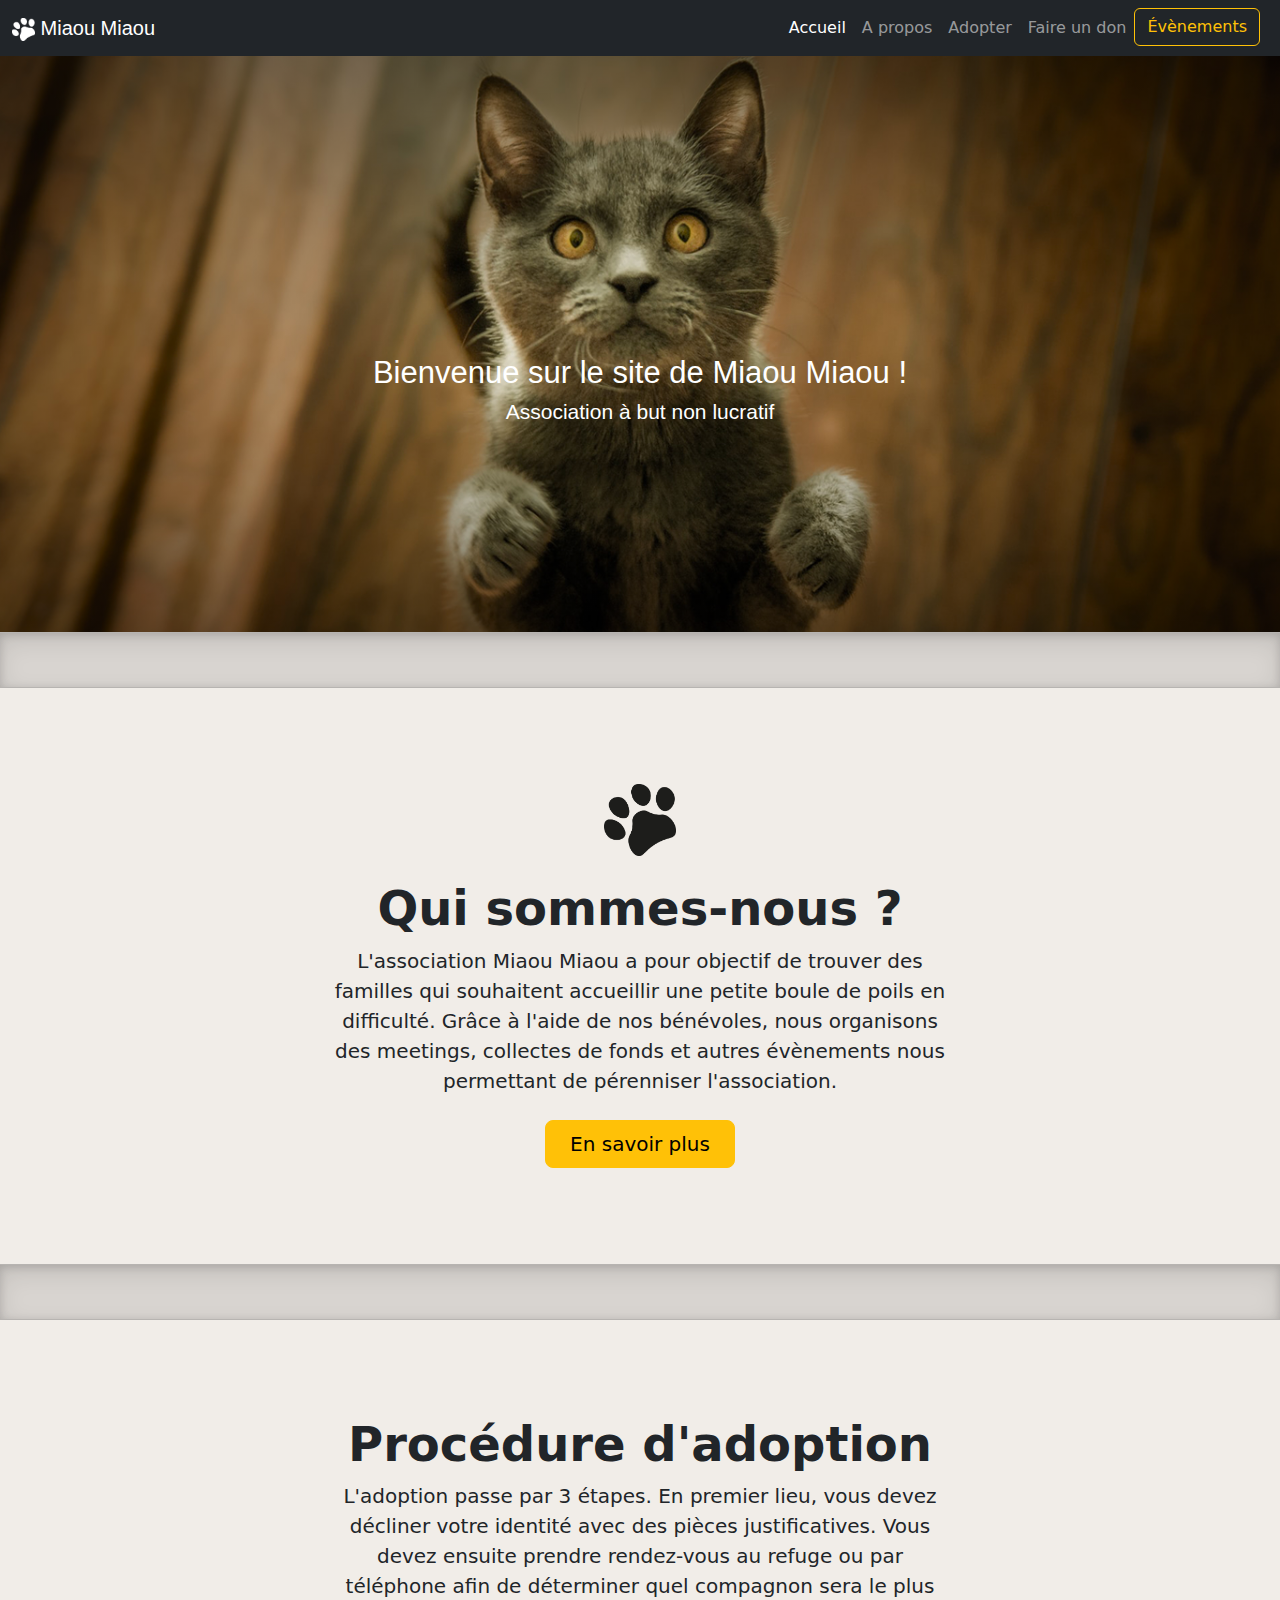
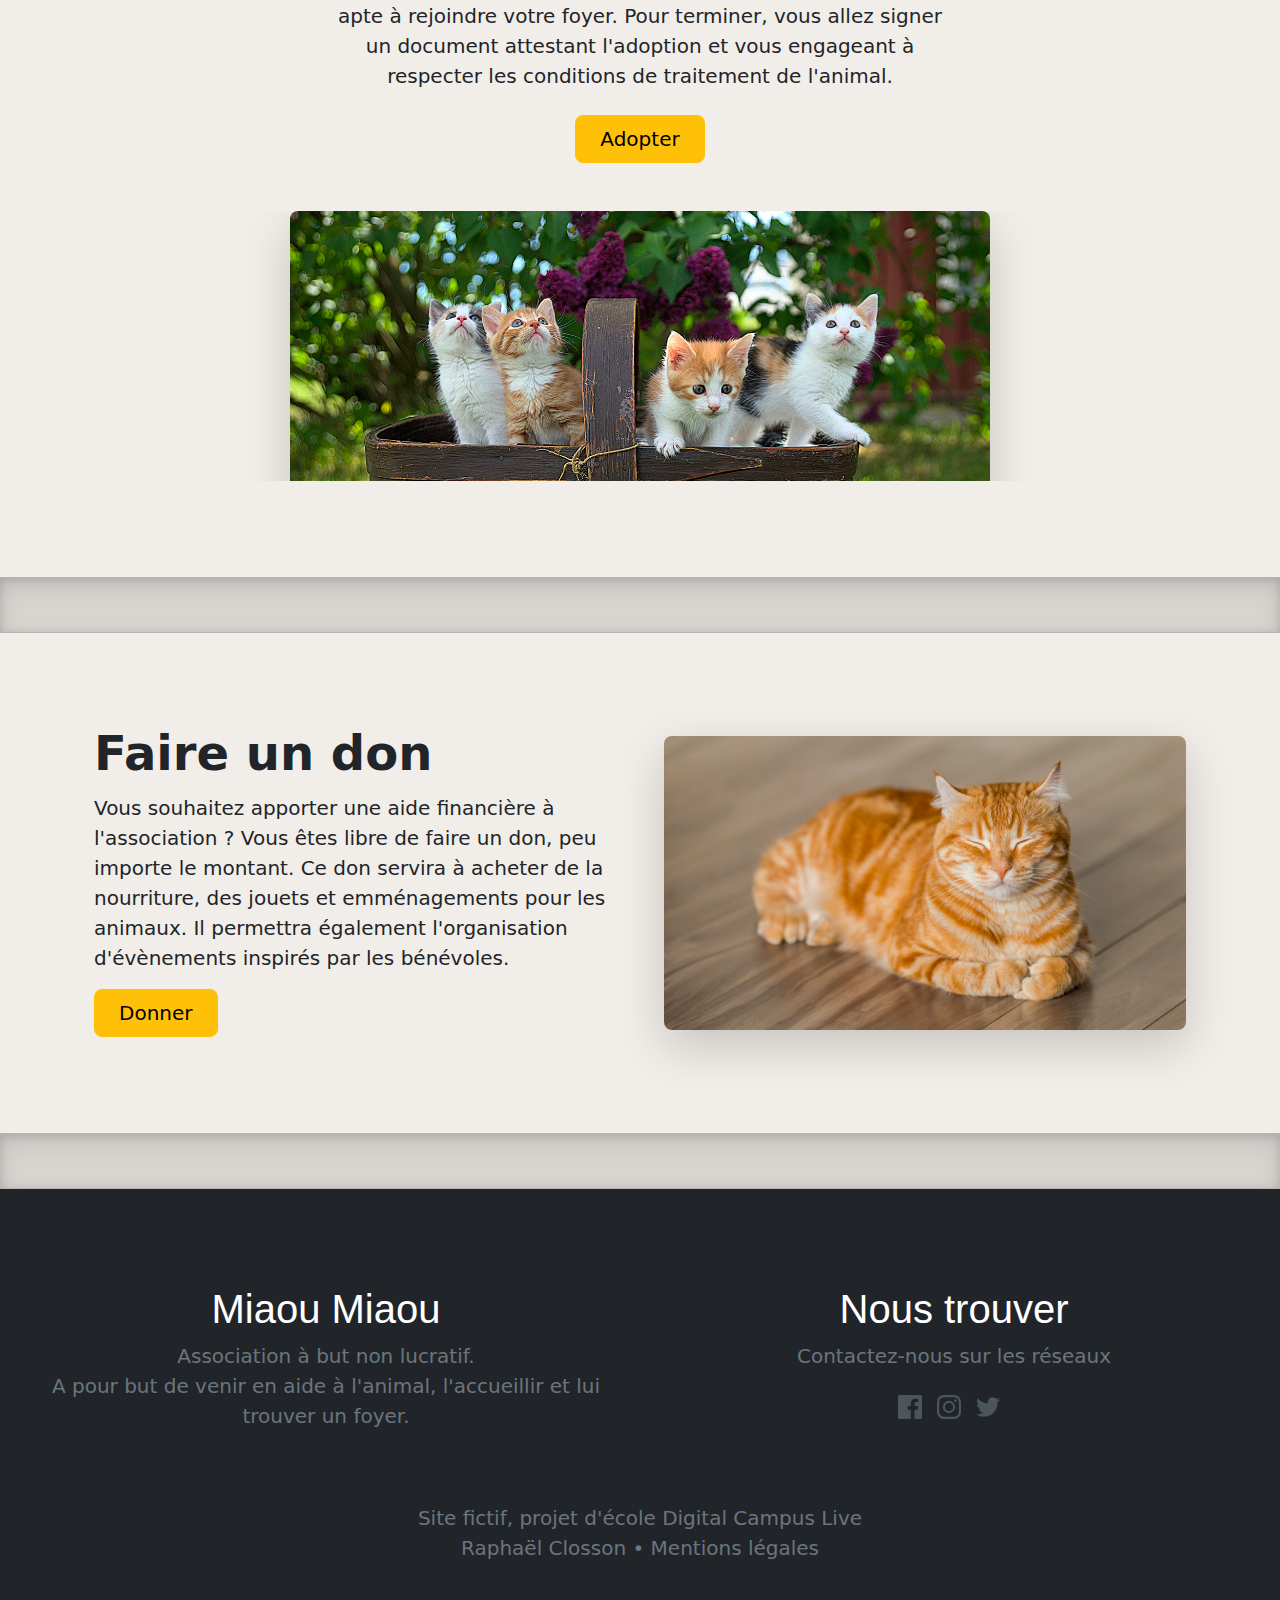
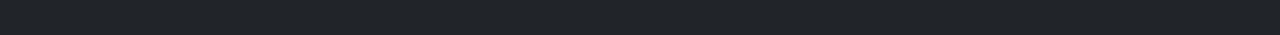
<file: index.html>
<!DOCTYPE html>
<html lang="fr-FR">
<head>
    <!-- BALISES META POUR SEO -->
    <meta charset="UTF-8">
    <meta http-equiv="X-UA-Compatible" content="IE=edge">
    <meta name="viewport" content="width=device-width, initial-scale=1.0">
    <title>Miaou Miaou | Association aide et protection animalière</title>
    <meta name="description" content="L'association Miaou Miaou a pour principal objectif de trouver un foyer aux félins abandonnés ou recueillis. But non lucratif, l'association fonctionne grâce aux dons et évènements.">
    <meta name="keywords" content="miaou miaou, adopter">
    <meta name="author" content="Raphaël Closson">
    <!-- BALISES CLASSIQUES HEAD -->
    <link rel="icon" type="image/png" href="images/logo_miaoumiaou.png">
    <link href="https://cdn.jsdelivr.net/npm/bootstrap@5.1.1/dist/css/bootstrap.min.css" rel="stylesheet">
    <script src="https://cdn.jsdelivr.net/npm/bootstrap@5.1.1/dist/js/bootstrap.bundle.min.js"></script>
    <link href="style.css" rel="stylesheet">
</head>
<body data-bs-spy="scroll" data-bs-target="#navbarNavDropdown">
    <!-- BARRE/BOUTON DES MENUS -->
    <nav class="navbar fixed-top navbar-expand-lg navbar-dark bg-dark">
        <div class="container-fluid">
            <a class="navbar-brand miaou-brand" href="index.html">
                <img src="images/logo_miaoumiaou_white.png" alt="Logo Miaou Miaou Blanc" width="23px" height="23px">
                Miaou Miaou
            </a>
            <button class="navbar-toggler" type="button" data-bs-toggle="collapse" data-bs-target="#navbarNavDropdown" aria-controls="navbarNavDropdown" aria-expanded="false" aria-label="Toggle navigation">
                <span class="navbar-toggler-icon"></span>
            </button>
            <div class="collapse navbar-collapse justify-content-end" id="navbarNavDropdown">
                <ul class="navbar-nav">
                    <li class="nav-item">
                        <a class="nav-link" href="#Accueil">Accueil</a>
                    </li>
                    <li class="nav-item">
                        <a class="nav-link" href="#About">A propos</a>
                    </li>
                    <li class="nav-item">
                        <a class="nav-link" href="#Adopter">Adopter</a>
                    </li>
                    <li class="nav-item">
                        <a class="nav-link" href="#Don">Faire un don</a>
                    </li>
                    <li class="nav-item">
                        <a href="evenements.html" class="btn btn-outline-warning me-2" tabindex="-1" role="button" aria-disabled="true">Évènements</a>
                    </li>
                </ul>
            </div>
        </div>
    </nav>

    <!-- SECTION PRINCIPALE -->
    <main>
        <!--PAGE D'ACCUEIL -->
        <span id="Accueil" class="divider"></span>
        <div class="miaou-home" style="background-image: url(images/carousel_1.png);">
            <div class="welcome-text">
                <h1 class="welcome-title">Bienvenue sur le site de Miaou Miaou !<h1>
                <p class="welcome-subtitle">Association à but non lucratif</p>
            </div>
        </div>
        
        <!-- SECTION A PROPOS -->
        <span id="About" class="divider"></span>
        <div class="px-4 py-5 my-5 text-center">
            <img class="d-block mx-auto mb-4" src="images/logo_miaoumiaou.png" alt="Logo Miaou Miaou" width="72" height="72">
            <h2 class="display-5 fw-bold">Qui sommes-nous ?</h2>
            <div class="col-lg-6 mx-auto">
                <p class="lead mb-4">
                    L'association Miaou Miaou a pour objectif de trouver des familles qui souhaitent 
                    accueillir une petite boule de poils en difficulté. Grâce à l'aide de nos bénévoles, 
                    nous organisons des meetings, collectes de fonds et autres évènements nous permettant 
                    de pérenniser l'association.
                </p>
                <div class="d-grid gap-2 d-sm-flex justify-content-sm-center">
                <button type="button" class="btn btn-warning btn-lg px-4 gap-3">En savoir plus</button>
                </div>
            </div>
        </div>

        <!-- SECTION ADOPTER -->
        <span id="Adopter" class="divider"></span>
        <div class="px-4 py-5 my-5 text-center">
            <h2 class="display-5 fw-bold">Procédure d'adoption</h2>
            <div class="col-lg-6 mx-auto">
                <p class="lead mb-4">
                    L'adoption passe par 3 étapes. En premier lieu, vous devez décliner votre identité 
                    avec des pièces justificatives. Vous devez ensuite prendre rendez-vous au refuge 
                    ou par téléphone afin de déterminer quel compagnon sera le plus apte à rejoindre 
                    votre foyer. Pour terminer, vous allez signer un document attestant l'adoption et 
                    vous engageant à respecter les conditions de traitement de l'animal.
                </p>
                <div class="d-grid gap-2 d-sm-flex justify-content-sm-center mb-5">
                    <button type="button" class="btn btn-warning btn-lg px-4 gap-3">Adopter</button>
                </div>
            </div>
            <div class="overflow-hidden" style="max-height: 30vh">
                <div class="container px-5">
                    <img src="images/carousel_2.png" alt="Miaou Miaou Adopter" class="img-fluid rounded-3 shadow-lg mb-4" width="700" height="500" loading="lazy">
                </div>
            </div>
        </div>

        <!--SECTION DON -->
        <span id="Don" class="divider"></span>
        <div class="container col-xxl-8 px-4 py-5">
            <div class="row flex-lg-row-reverse align-items-center g-5 py-5">
                <div class="col-10 col-sm-8 col-lg-6">
                    <img src="images/carousel_3.png" class="d-block mx-lg-auto img-fluid rounded-3 shadow-lg" alt="Miaou Miaou Donner" width="700" height="500" loading="lazy">
                </div>
                <div class="col-lg-6">
                    <h2 class="display-5 fw-bold lh-1 mb-3">Faire un don</h2>
                    <p class="lead">
                        Vous souhaitez apporter une aide financière à l'association ? Vous êtes libre 
                        de faire un don, peu importe le montant. Ce don servira à acheter de la nourriture, 
                        des jouets et emménagements pour les animaux. Il permettra également l'organisation 
                        d'évènements inspirés par les bénévoles.
                    </p>
                    <div class="d-grid gap-2 d-md-flex justify-content-md-start">
                        <button type="button" class="btn btn-warning btn-lg px-4 me-md-2">Donner</button>
                    </div>
                </div>
            </div>
        </div>
        <span class="divider"></span>
    </main>

    <!-- PIED DE PAGE -->
    <footer>
        <div class="bg-dark text-secondary px-4 py-5 text-center">
            <div class="row">
                <div class="col-sm-6 col-md-6 py-5">
                    <h3 class="display-6 text-white miaou-brand">Miaou Miaou</h3>
                    <div class="mx-auto">
                        <p class="fs-5 mb-4">
                            Association à but non lucratif.
                            <br>
                            A pour but de venir en aide à l'animal, l'accueillir et lui trouver un foyer.
                        </p>
                    </div>
                </div>
                <div class="col-sm-6 col-md-6 py-5">
                    <h3 class="display-6 text-white miaou-brand">Nous trouver</h3>
                    <div class="mx-auto">
                        <p class="fs-5 mb-4">
                            Contactez-nous sur les réseaux
                        </p>
                        <a href="#">
                            <svg width="34" height="34" xmlns="http://www.w3.org/2000/svg">
                                <path d="M22.675 0H1.325C.593 0 0 .593 0 1.325v21.351C0 23.407.593 24 1.325 24H12.82v-9.294H9.692v-3.622h3.128V8.413c0-3.1 1.893-4.788 4.659-4.788 1.325 0 2.463.099 2.795.143v3.24l-1.918.001c-1.504 0-1.795.715-1.795 1.763v2.313h3.587l-.467 3.622h-3.12V24h6.116c.73 0 1.323-.593 1.323-1.325V1.325C24 .593 23.407 0 22.675 0z" fill="#4C545C" fill-rule="nonzero"/>
                            </svg>
                        </a>
                        <a href="#">
                            <svg width="34" height="34" xmlns="http://www.w3.org/2000/svg">
                                <path d="M12 2.163c3.204 0 3.584.012 4.85.07 3.252.148 4.771 1.691 4.919 4.919.058 1.265.069 1.645.069 4.849 0 3.205-.012 3.584-.069 4.849-.149 3.225-1.664 4.771-4.919 4.919-1.266.058-1.644.07-4.85.07-3.204 0-3.584-.012-4.849-.07-3.26-.149-4.771-1.699-4.919-4.92-.058-1.265-.07-1.644-.07-4.849 0-3.204.013-3.583.07-4.849.149-3.227 1.664-4.771 4.919-4.919 1.266-.057 1.645-.069 4.849-.069zM12 0C8.741 0 8.333.014 7.053.072 2.695.272.273 2.69.073 7.052.014 8.333 0 8.741 0 12c0 3.259.014 3.668.072 4.948.2 4.358 2.618 6.78 6.98 6.98C8.333 23.986 8.741 24 12 24c3.259 0 3.668-.014 4.948-.072 4.354-.2 6.782-2.618 6.979-6.98.059-1.28.073-1.689.073-4.948 0-3.259-.014-3.667-.072-4.947-.196-4.354-2.617-6.78-6.979-6.98C15.668.014 15.259 0 12 0zm0 5.838a6.162 6.162 0 100 12.324 6.162 6.162 0 000-12.324zM12 16a4 4 0 110-8 4 4 0 010 8zm6.406-11.845a1.44 1.44 0 100 2.881 1.44 1.44 0 000-2.881z" fill="#4C545C" fill-rule="nonzero"/>
                            </svg>
                        </a>
                        <a href="#">
                            <svg width="34" height="30" xmlns="http://www.w3.org/2000/svg">
                                <path d="M24 2.557a9.83 9.83 0 01-2.828.775A4.932 4.932 0 0023.337.608a9.864 9.864 0 01-3.127 1.195A4.916 4.916 0 0016.616.248c-3.179 0-5.515 2.966-4.797 6.045A13.978 13.978 0 011.671 1.149a4.93 4.93 0 001.523 6.574 4.903 4.903 0 01-2.229-.616c-.054 2.281 1.581 4.415 3.949 4.89a4.935 4.935 0 01-2.224.084 4.928 4.928 0 004.6 3.419A9.9 9.9 0 010 17.54a13.94 13.94 0 007.548 2.212c9.142 0 14.307-7.721 13.995-14.646A10.025 10.025 0 0024 2.557z" fill="#4C545C" fill-rule="nonzero"/>
                            </svg>
                        </a>
                    </div>
                </div>
            </div>
            <div class="d-grid gap-2 d-sm-flex justify-content-sm-center">
                <p class="fs-5 mb-4">
                    Site fictif, projet d'école Digital Campus Live
                    <br>
                    Raphaël Closson • <a href="mentions-legales.html" target="_blank" class="text-secondary">Mentions légales</a>
                </p>
            </div>
        </div>
    </footer>
</body>
</html>
</file>
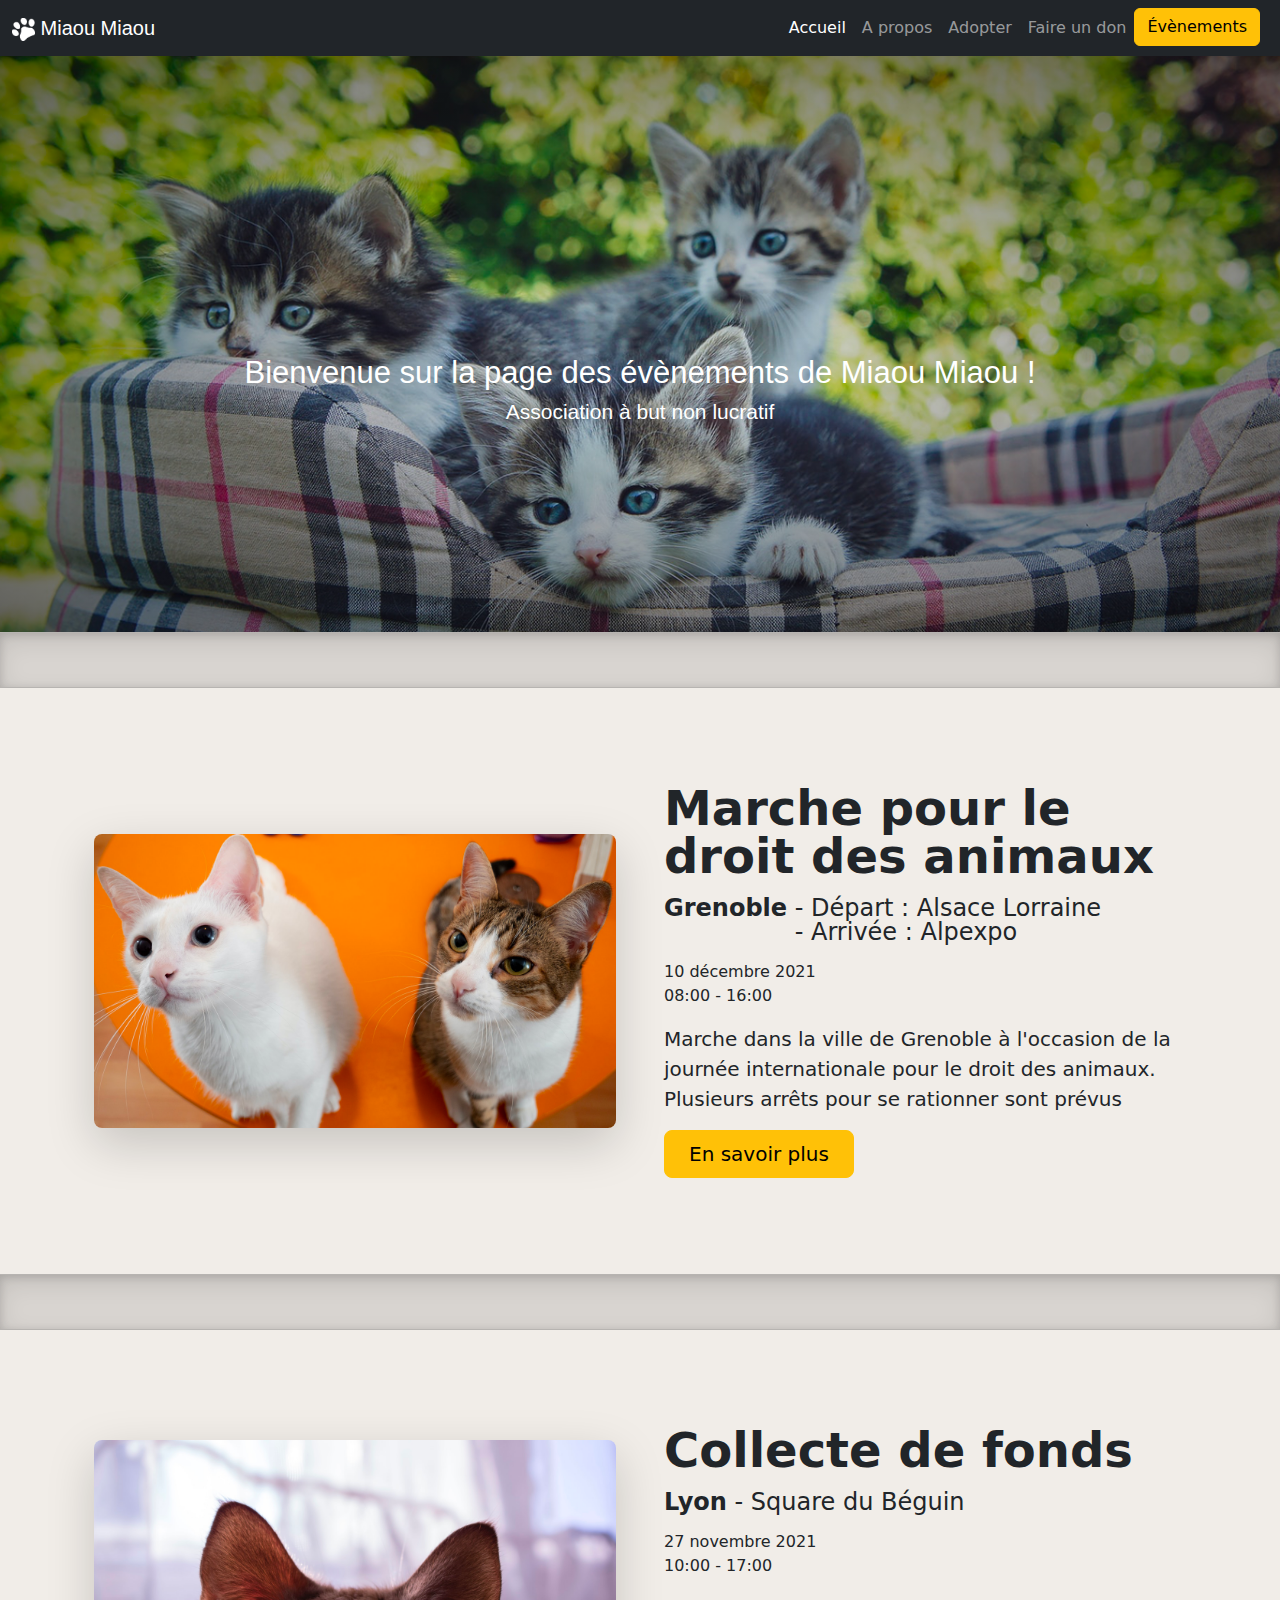
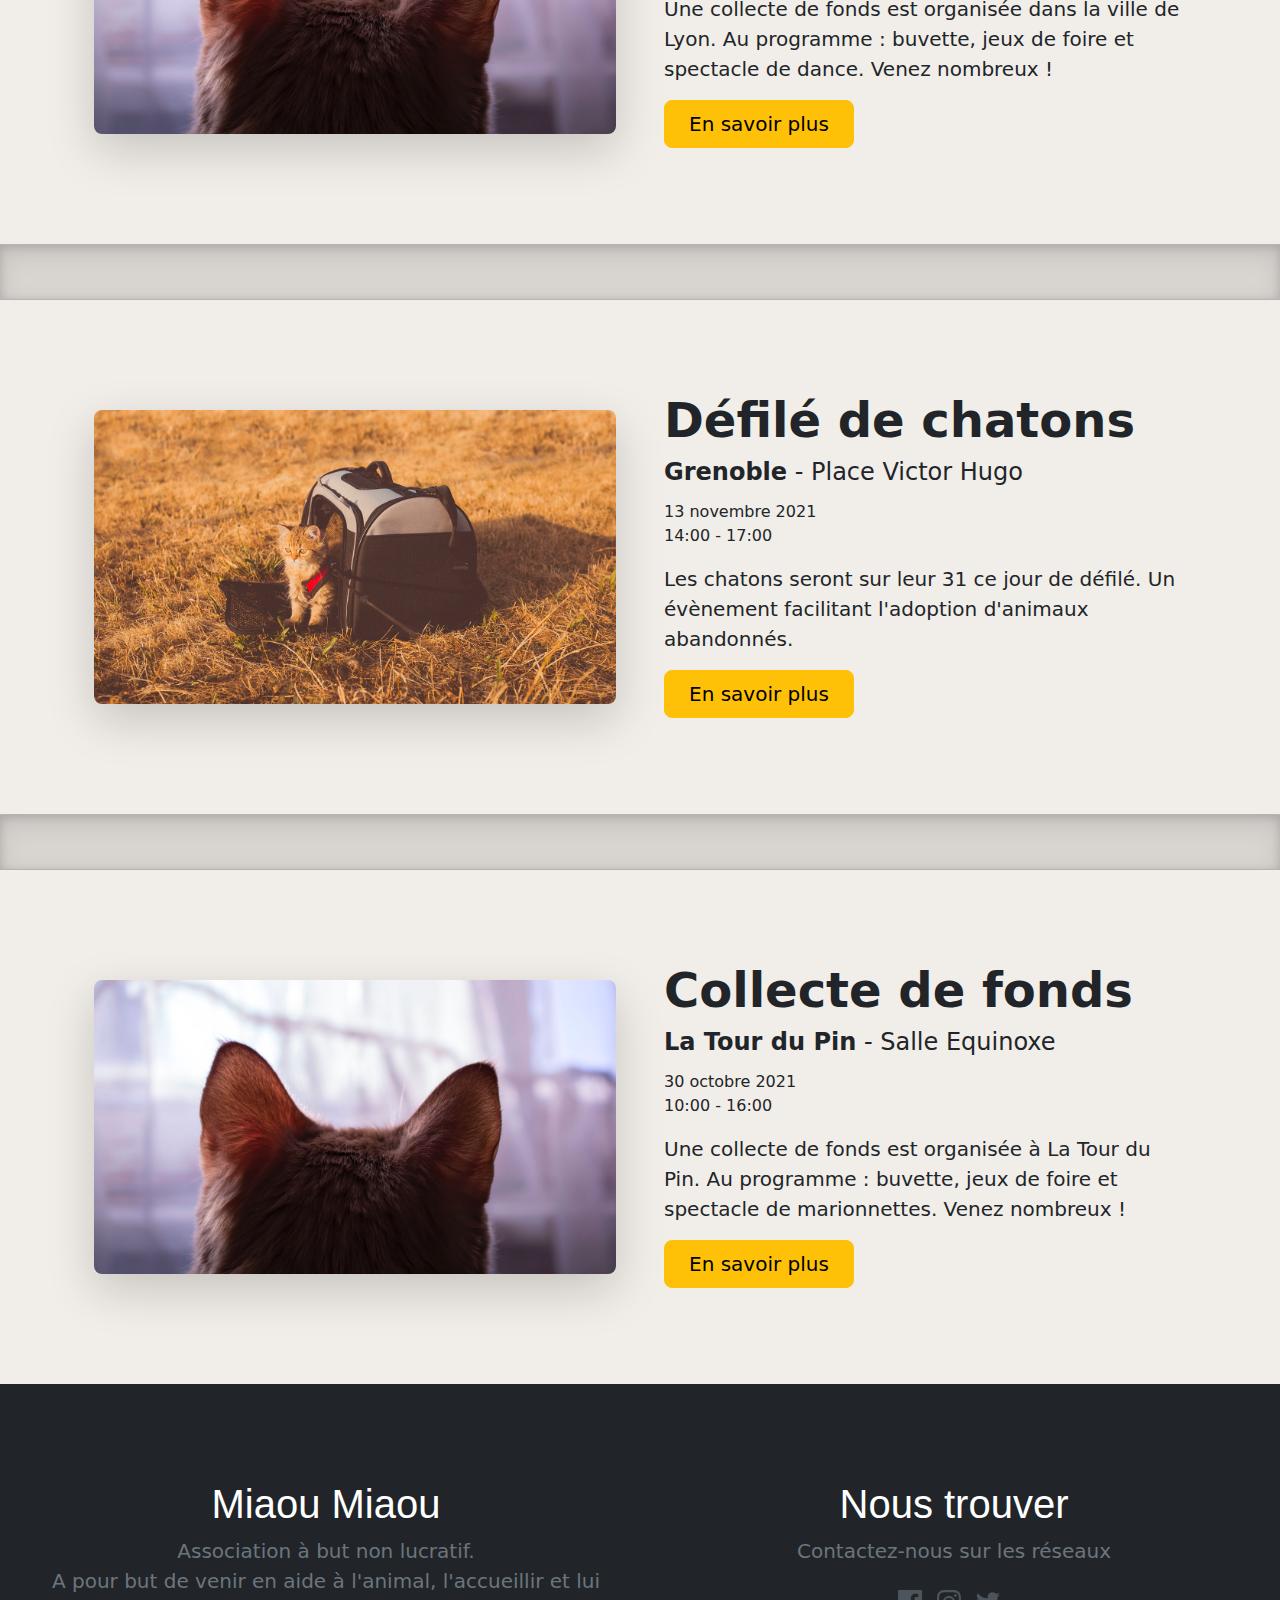
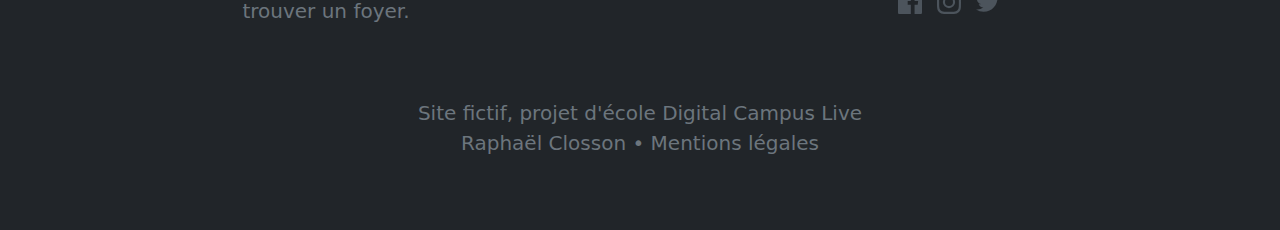
<file: evenements.html>
<!DOCTYPE html>
<html lang="fr-FR">
<head>
    <!-- BALISES META POUR SEO -->
    <meta charset="UTF-8">
    <meta http-equiv="X-UA-Compatible" content="IE=edge">
    <meta name="viewport" content="width=device-width, initial-scale=1.0">
    <title>Évènements - Miaou Miaou | Association aide et protection animalière</title>
    <meta name="description" content="L'association Miaou Miaou a pour principal objectif de trouver un foyer aux félins abandonnés ou recueillis. But non lucratif, l'association fonctionne grâce aux dons et évènements.">
    <meta name="keywords" content="miaou miaou, évènements">
    <meta name="author" content="Raphaël Closson">
    <!-- BALISES CLASSIQUES HEAD -->
    <link rel="icon" type="image/png" href="images/logo_miaoumiaou.png">
    <link href="https://cdn.jsdelivr.net/npm/bootstrap@5.1.1/dist/css/bootstrap.min.css" rel="stylesheet">
    <script src="https://cdn.jsdelivr.net/npm/bootstrap@5.1.1/dist/js/bootstrap.bundle.min.js"></script>
    <link href="style.css" rel="stylesheet">
</head>
<body data-bs-spy="scroll" data-bs-target="#navbarNavDropdown">
    <!-- BARRE/BOUTON DES MENUS -->
    <nav class="navbar fixed-top navbar-expand-lg navbar-dark bg-dark">
        <div class="container-fluid">
            <a class="navbar-brand miaou-brand" href="index.html">
                <img src="images/logo_miaoumiaou_white.png" alt="Logo Miaou Miaou Blanc" width="23px" height="23px">
                Miaou Miaou
            </a>
            <button class="navbar-toggler" type="button" data-bs-toggle="collapse" data-bs-target="#navbarNavDropdown" aria-controls="navbarNavDropdown" aria-expanded="false" aria-label="Toggle navigation">
                <span class="navbar-toggler-icon"></span>
            </button>
            <div class="collapse navbar-collapse justify-content-end" id="navbarNavDropdown">
                <ul class="navbar-nav">
                    <li class="nav-item">
                        <a class="nav-link" href="index.html#Accueil">Accueil</a>
                    </li>
                    <li class="nav-item">
                        <a class="nav-link" href="index.html#About">A propos</a>
                    </li>
                    <li class="nav-item">
                        <a class="nav-link" href="index.html#Adopter">Adopter</a>
                    </li>
                    <li class="nav-item">
                        <a class="nav-link" href="index.html#Don">Faire un don</a>
                    </li>
                    <li class="nav-item">
                        <a href="evenements.html" class="btn btn-warning me-2" tabindex="-1" role="button" aria-disabled="true">Évènements</a>
                    </li>
                </ul>
            </div>
        </div>
    </nav>

    <!-- SECTION PRINCIPALE -->
    <main>
        <!--PAGE D'ACCUEIL -->
        <span id="Accueil" class="divider"></span>
        <div class="miaou-home" style="background-image: url(images/carousel_4.png);">
            <div class="welcome-text">
                <h1 class="welcome-title">Bienvenue sur la page des évènements de Miaou Miaou !<h1>
                <p class="welcome-subtitle">
                    Association à but non lucratif
                </p>
            </div>
        </div>

        <!--SECTION EVENEMENTS -->

        <span class="divider"></span>
        <div class="container col-xxl-8 px-4 py-5">
            <div class="row flex-lg-row align-items-center g-5 py-5">
                <div class="col-10 col-sm-8 col-lg-6">
                    <img src="images/event_1.png" class="d-block mx-lg-auto img-fluid rounded-3 shadow-lg" alt="Miaou Miaou Marche" width="700" height="500" loading="lazy">
                </div>
                <div class="col-lg-6">
                    <h2 class="display-5 fw-bold lh-1 mb-3">Marche pour le droit des animaux</h2>
                    <h4 class="lh-1 mb-3">
                        <b>Grenoble</b> - Départ : Alsace Lorraine
                        <br>
                        <b style="color: #F1EDE8;">Grenoble</b> - Arrivée : Alpexpo
                    </h4>
                    <p>
                        10 décembre 2021
                        <br>
                        08:00 - 16:00
                    </p>
                    <p class="lead">
                        Marche dans la ville de Grenoble à l'occasion de la journée internationale pour le droit des animaux. Plusieurs arrêts pour se rationner sont prévus
                    </p>
                    <div class="d-grid gap-2 d-md-flex justify-content-md-start">
                        <button type="button" class="btn btn-warning btn-lg px-4 me-md-2">En savoir plus</button>
                    </div>
                </div>
            </div>
        </div>
        <span class="divider"></span>
        <div class="container col-xxl-8 px-4 py-5">
            <div class="row flex-lg-row align-items-center g-5 py-5">
                <div class="col-10 col-sm-8 col-lg-6">
                    <img src="images/event_2.png" class="d-block mx-lg-auto img-fluid rounded-3 shadow-lg" alt="Miaou Miaou Collecte" width="700" height="500" loading="lazy">
                </div>
                <div class="col-lg-6">
                    <h2 class="display-5 fw-bold lh-1 mb-3">Collecte de fonds</h2>
                    <h4 class="lh-1 mb-3"><b>Lyon</b> - Square du Béguin</h4>
                    <p>
                        27 novembre 2021
                        <br>
                        10:00 - 17:00
                    </p>
                    <p class="lead">
                        Une collecte de fonds est organisée dans la ville de Lyon. Au programme : buvette, jeux de foire et spectacle de dance. Venez nombreux !
                    </p>
                    <div class="d-grid gap-2 d-md-flex justify-content-md-start">
                        <button type="button" class="btn btn-warning btn-lg px-4 me-md-2">En savoir plus</button>
                    </div>
                </div>
            </div>
        </div>
        <span class="divider"></span>
        <div class="container col-xxl-8 px-4 py-5">
            <div class="row flex-lg-row align-items-center g-5 py-5">
                <div class="col-10 col-sm-8 col-lg-6">
                    <img src="images/event_3.png" class="d-block mx-lg-auto img-fluid rounded-3 shadow-lg" alt="Miaou Miaou Chaton" width="700" height="500" loading="lazy">
                </div>
                <div class="col-lg-6">
                    <h2 class="display-5 fw-bold lh-1 mb-3">Défilé de chatons</h2>
                    <h4 class="lh-1 mb-3"><b>Grenoble</b> - Place Victor Hugo</h4>
                    <p>
                        13 novembre 2021
                        <br>
                        14:00 - 17:00
                    </p>
                    <p class="lead">
                        Les chatons seront sur leur 31 ce jour de défilé. Un évènement facilitant l'adoption d'animaux abandonnés.
                    </p>
                    <div class="d-grid gap-2 d-md-flex justify-content-md-start">
                        <button type="button" class="btn btn-warning btn-lg px-4 me-md-2">En savoir plus</button>
                    </div>
                </div>
            </div>
        </div>
        <span class="divider"></span>
        <div class="container col-xxl-8 px-4 py-5">
            <div class="row flex-lg-row align-items-center g-5 py-5">
                <div class="col-10 col-sm-8 col-lg-6">
                    <img src="images/event_2.png" class="d-block mx-lg-auto img-fluid rounded-3 shadow-lg" alt="Miaou Miaou Collecte" width="700" height="500" loading="lazy">
                </div>
                <div class="col-lg-6">
                    <h2 class="display-5 fw-bold lh-1 mb-3">Collecte de fonds</h2>
                    <h4 class="lh-1 mb-3"><b>La Tour du Pin</b> - Salle Equinoxe</h4>
                    <p>
                        30 octobre 2021
                        <br>
                        10:00 - 16:00
                    </p>
                    <p class="lead">
                        Une collecte de fonds est organisée à La Tour du Pin. Au programme : buvette, jeux de foire et spectacle de marionnettes. Venez nombreux !
                    </p>
                    <div class="d-grid gap-2 d-md-flex justify-content-md-start">
                        <button type="button" class="btn btn-warning btn-lg px-4 me-md-2">En savoir plus</button>
                    </div>
                </div>
            </div>
        </div>
    </main>

    <!-- PIED DE PAGE -->
    <footer>
        <div class="bg-dark text-secondary px-4 py-5 text-center">
            <div class="row">
                <div class="col-sm-6 col-md-6 py-5">
                    <h3 class="display-6 text-white miaou-brand">Miaou Miaou</h3>
                    <div class="mx-auto">
                        <p class="fs-5 mb-4">
                            Association à but non lucratif.
                            <br>
                            A pour but de venir en aide à l'animal, l'accueillir et lui trouver un foyer.
                        </p>
                    </div>
                </div>
                <div class="col-sm-6 col-md-6 py-5">
                    <h3 class="display-6 text-white miaou-brand">Nous trouver</h3>
                    <div class="mx-auto">
                        <p class="fs-5 mb-4">
                            Contactez-nous sur les réseaux
                        </p>
                        <a href="#">
                            <svg width="34" height="34" xmlns="http://www.w3.org/2000/svg">
                                <path d="M22.675 0H1.325C.593 0 0 .593 0 1.325v21.351C0 23.407.593 24 1.325 24H12.82v-9.294H9.692v-3.622h3.128V8.413c0-3.1 1.893-4.788 4.659-4.788 1.325 0 2.463.099 2.795.143v3.24l-1.918.001c-1.504 0-1.795.715-1.795 1.763v2.313h3.587l-.467 3.622h-3.12V24h6.116c.73 0 1.323-.593 1.323-1.325V1.325C24 .593 23.407 0 22.675 0z" fill="#4C545C" fill-rule="nonzero"/>
                            </svg>
                        </a>
                        <a href="#">
                            <svg width="34" height="34" xmlns="http://www.w3.org/2000/svg">
                                <path d="M12 2.163c3.204 0 3.584.012 4.85.07 3.252.148 4.771 1.691 4.919 4.919.058 1.265.069 1.645.069 4.849 0 3.205-.012 3.584-.069 4.849-.149 3.225-1.664 4.771-4.919 4.919-1.266.058-1.644.07-4.85.07-3.204 0-3.584-.012-4.849-.07-3.26-.149-4.771-1.699-4.919-4.92-.058-1.265-.07-1.644-.07-4.849 0-3.204.013-3.583.07-4.849.149-3.227 1.664-4.771 4.919-4.919 1.266-.057 1.645-.069 4.849-.069zM12 0C8.741 0 8.333.014 7.053.072 2.695.272.273 2.69.073 7.052.014 8.333 0 8.741 0 12c0 3.259.014 3.668.072 4.948.2 4.358 2.618 6.78 6.98 6.98C8.333 23.986 8.741 24 12 24c3.259 0 3.668-.014 4.948-.072 4.354-.2 6.782-2.618 6.979-6.98.059-1.28.073-1.689.073-4.948 0-3.259-.014-3.667-.072-4.947-.196-4.354-2.617-6.78-6.979-6.98C15.668.014 15.259 0 12 0zm0 5.838a6.162 6.162 0 100 12.324 6.162 6.162 0 000-12.324zM12 16a4 4 0 110-8 4 4 0 010 8zm6.406-11.845a1.44 1.44 0 100 2.881 1.44 1.44 0 000-2.881z" fill="#4C545C" fill-rule="nonzero"/>
                            </svg>
                        </a>
                        <a href="#">
                            <svg width="34" height="30" xmlns="http://www.w3.org/2000/svg">
                                <path d="M24 2.557a9.83 9.83 0 01-2.828.775A4.932 4.932 0 0023.337.608a9.864 9.864 0 01-3.127 1.195A4.916 4.916 0 0016.616.248c-3.179 0-5.515 2.966-4.797 6.045A13.978 13.978 0 011.671 1.149a4.93 4.93 0 001.523 6.574 4.903 4.903 0 01-2.229-.616c-.054 2.281 1.581 4.415 3.949 4.89a4.935 4.935 0 01-2.224.084 4.928 4.928 0 004.6 3.419A9.9 9.9 0 010 17.54a13.94 13.94 0 007.548 2.212c9.142 0 14.307-7.721 13.995-14.646A10.025 10.025 0 0024 2.557z" fill="#4C545C" fill-rule="nonzero"/>
                            </svg>
                        </a>
                    </div>
                </div>
            </div>
            <div class="d-grid gap-2 d-sm-flex justify-content-sm-center">
                <p class="fs-5 mb-4">
                    Site fictif, projet d'école Digital Campus Live
                    <br>
                    Raphaël Closson • <a href="mentions-legales.html" target="_blank" class="text-secondary">Mentions légales</a>
                </p>
            </div>
        </div>
    </footer>
</body>
</html>
</file>
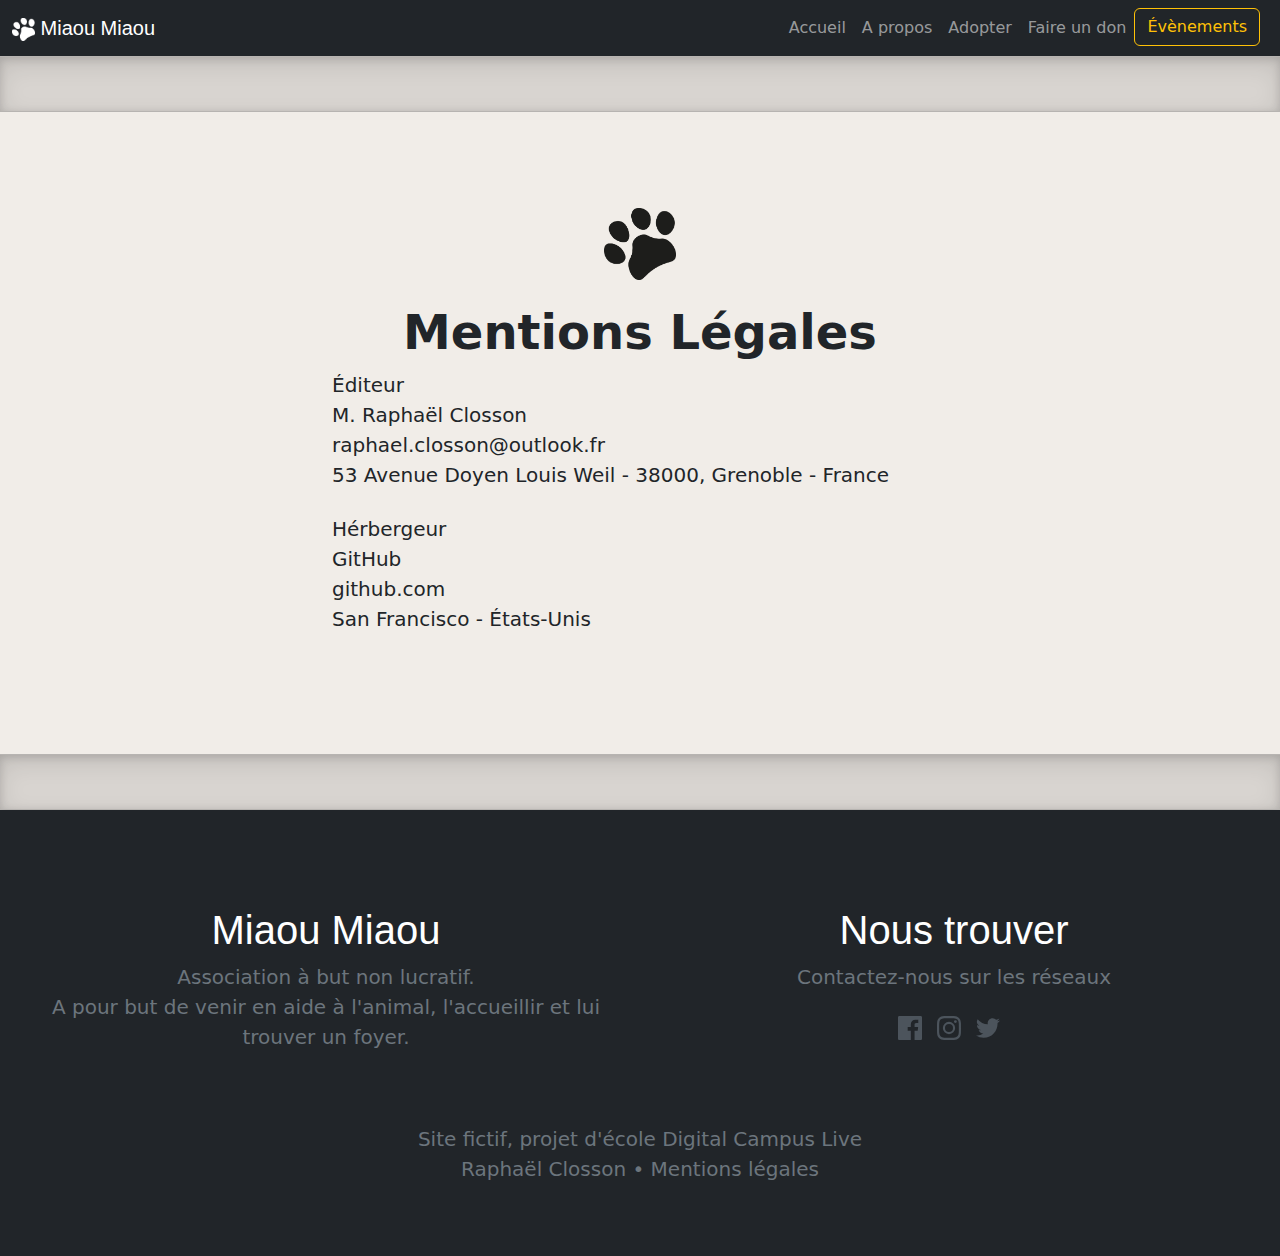
<file: mentions-legales.html>
<!DOCTYPE html>
<html lang="fr-FR">
<head>
    <!-- BALISES META POUR SEO -->
    <meta charset="UTF-8">
    <meta http-equiv="X-UA-Compatible" content="IE=edge">
    <meta name="viewport" content="width=device-width, initial-scale=1.0">
    <title>Mentions Légales - Miaou Miaou | Association aide et protection animalière</title>
    <meta name="description" content="L'association Miaou Miaou a pour principal objectif de trouver un foyer aux félins abandonnés ou recueillis. But non lucratif, l'association fonctionne grâce aux dons et évènements.">
    <meta name="keywords" content="mentions legales">
    <meta name="author" content="Raphaël Closson">
    <!-- BALISES CLASSIQUES HEAD -->
    <link rel="icon" type="image/png" href="images/logo_miaoumiaou.png">
    <link href="https://cdn.jsdelivr.net/npm/bootstrap@5.1.1/dist/css/bootstrap.min.css" rel="stylesheet">
    <script src="https://cdn.jsdelivr.net/npm/bootstrap@5.1.1/dist/js/bootstrap.bundle.min.js"></script>
    <link href="style.css" rel="stylesheet">
</head>
<body data-bs-spy="scroll" data-bs-target="#navbarNavDropdown">
    <!-- BARRE/BOUTON DES MENUS -->
    <nav class="navbar fixed-top navbar-expand-lg navbar-dark bg-dark">
        <div class="container-fluid">
            <a class="navbar-brand miaou-brand" href="index.html">
                <img src="images/logo_miaoumiaou_white.png" alt="Logo Miaou Miaou Blanc" width="23px" height="23px">
                Miaou Miaou
            </a>
            <button class="navbar-toggler" type="button" data-bs-toggle="collapse" data-bs-target="#navbarNavDropdown" aria-controls="navbarNavDropdown" aria-expanded="false" aria-label="Toggle navigation">
                <span class="navbar-toggler-icon"></span>
            </button>
            <div class="collapse navbar-collapse justify-content-end" id="navbarNavDropdown">
                <ul class="navbar-nav">
                    <li class="nav-item">
                        <a class="nav-link" href="index.html#Accueil">Accueil</a>
                    </li>
                    <li class="nav-item">
                        <a class="nav-link" href="index.html#About">A propos</a>
                    </li>
                    <li class="nav-item">
                        <a class="nav-link" href="index.html#Adopter">Adopter</a>
                    </li>
                    <li class="nav-item">
                        <a class="nav-link" href="index.html#Don">Faire un don</a>
                    </li>
                    <li class="nav-item">
                        <a href="evenements.html" class="btn btn-outline-warning me-2" tabindex="-1" role="button" aria-disabled="true">Évènements</a>
                    </li>
                </ul>
            </div>
        </div>
    </nav>

    <!-- SECTION PRINCIPALE -->
    <main>
        <span class="divider"></span>
        <span class="divider"></span>
        <div class="px-4 py-5 my-5 text-center">
            <img class="d-block mx-auto mb-4" src="images/logo_miaoumiaou.png" alt="Logo Miaou Miaou" width="72" height="72">
            <h2 class="display-5 fw-bold">Mentions Légales</h2>
            <div class="col-lg-6 mx-auto">
                <p class="lead mb-4 text-start">
                    <b>Éditeur</b>
                    <br>
                    M. Raphaël Closson
                    <br>
                    raphael.closson@outlook.fr
                    <br>
                    53 Avenue Doyen Louis Weil - 38000, Grenoble - France
                </p>
            </div>
            <div class="col-lg-6 mx-auto">
                <p class="lead mb-4 text-start">
                    <b>Hérbergeur</b>
                    <br>
                    GitHub
                    <br>
                    github.com
                    <br>
                    San Francisco - États-Unis
                </p>
            </div>
        </div>
        <span class="divider"></span>
    </main>

    <!-- PIED DE PAGE -->
    <footer>
        <div class="bg-dark text-secondary px-4 py-5 text-center">
            <div class="row">
                <div class="col-sm-6 col-md-6 py-5">
                    <h3 class="display-6 text-white miaou-brand">Miaou Miaou</h3>
                    <div class="mx-auto">
                        <p class="fs-5 mb-4">
                            Association à but non lucratif.
                            <br>
                            A pour but de venir en aide à l'animal, l'accueillir et lui trouver un foyer.
                        </p>
                    </div>
                </div>
                <div class="col-sm-6 col-md-6 py-5">
                    <h3 class="display-6 text-white miaou-brand">Nous trouver</h3>
                    <div class="mx-auto">
                        <p class="fs-5 mb-4">
                            Contactez-nous sur les réseaux
                        </p>
                        <a href="#">
                            <svg width="34" height="34" xmlns="http://www.w3.org/2000/svg">
                                <path d="M22.675 0H1.325C.593 0 0 .593 0 1.325v21.351C0 23.407.593 24 1.325 24H12.82v-9.294H9.692v-3.622h3.128V8.413c0-3.1 1.893-4.788 4.659-4.788 1.325 0 2.463.099 2.795.143v3.24l-1.918.001c-1.504 0-1.795.715-1.795 1.763v2.313h3.587l-.467 3.622h-3.12V24h6.116c.73 0 1.323-.593 1.323-1.325V1.325C24 .593 23.407 0 22.675 0z" fill="#4C545C" fill-rule="nonzero"/>
                            </svg>
                        </a>
                        <a href="#">
                            <svg width="34" height="34" xmlns="http://www.w3.org/2000/svg">
                                <path d="M12 2.163c3.204 0 3.584.012 4.85.07 3.252.148 4.771 1.691 4.919 4.919.058 1.265.069 1.645.069 4.849 0 3.205-.012 3.584-.069 4.849-.149 3.225-1.664 4.771-4.919 4.919-1.266.058-1.644.07-4.85.07-3.204 0-3.584-.012-4.849-.07-3.26-.149-4.771-1.699-4.919-4.92-.058-1.265-.07-1.644-.07-4.849 0-3.204.013-3.583.07-4.849.149-3.227 1.664-4.771 4.919-4.919 1.266-.057 1.645-.069 4.849-.069zM12 0C8.741 0 8.333.014 7.053.072 2.695.272.273 2.69.073 7.052.014 8.333 0 8.741 0 12c0 3.259.014 3.668.072 4.948.2 4.358 2.618 6.78 6.98 6.98C8.333 23.986 8.741 24 12 24c3.259 0 3.668-.014 4.948-.072 4.354-.2 6.782-2.618 6.979-6.98.059-1.28.073-1.689.073-4.948 0-3.259-.014-3.667-.072-4.947-.196-4.354-2.617-6.78-6.979-6.98C15.668.014 15.259 0 12 0zm0 5.838a6.162 6.162 0 100 12.324 6.162 6.162 0 000-12.324zM12 16a4 4 0 110-8 4 4 0 010 8zm6.406-11.845a1.44 1.44 0 100 2.881 1.44 1.44 0 000-2.881z" fill="#4C545C" fill-rule="nonzero"/>
                            </svg>
                        </a>
                        <a href="#">
                            <svg width="34" height="30" xmlns="http://www.w3.org/2000/svg">
                                <path d="M24 2.557a9.83 9.83 0 01-2.828.775A4.932 4.932 0 0023.337.608a9.864 9.864 0 01-3.127 1.195A4.916 4.916 0 0016.616.248c-3.179 0-5.515 2.966-4.797 6.045A13.978 13.978 0 011.671 1.149a4.93 4.93 0 001.523 6.574 4.903 4.903 0 01-2.229-.616c-.054 2.281 1.581 4.415 3.949 4.89a4.935 4.935 0 01-2.224.084 4.928 4.928 0 004.6 3.419A9.9 9.9 0 010 17.54a13.94 13.94 0 007.548 2.212c9.142 0 14.307-7.721 13.995-14.646A10.025 10.025 0 0024 2.557z" fill="#4C545C" fill-rule="nonzero"/>
                            </svg>
                        </a>
                    </div>
                </div>
            </div>
            <div class="d-grid gap-2 d-sm-flex justify-content-sm-center">
                <p class="fs-5 mb-4">
                    Site fictif, projet d'école Digital Campus Live
                    <br>
                    Raphaël Closson • <a href="mentions-legales.html" class="text-secondary">Mentions légales</a>
                </p>
            </div>
        </div>
    </footer>
</body>
</html>
</file>
<file: style.css>
/* FONTS */

@import url("fonts/Marker-Felt.ttf");
@import url("fonts/Nunito.ttf");

/* COLORS */

:root {
    --body-color: #F1EDE8;
    --btn-color: #ffc107;
}

/* GENERAL */

body {
    background-color: var(--body-color);
    position: relative;
}

a {
    text-decoration: none;
}

/* DIVISEUR */

.divider {
    height: 56px;
    background-color: rgba(0, 0, 0, 0.1);
    border: solid rgba(0, 0, 0, 0.15);
    border-width: 1px 0;
    box-shadow: inset 0 0.5rem 1.5rem rgb(0 0 0 /10%), inset 0 0.125rem 0.5rem rgb(0 0 0 /15%);
    display: block;
}

/* NAVBAR */

.miaou-brand {
    font-family: 'Marker Felt', sans-serif;
}

/* ACCUEIL */

.miaou-home {
    position: relative;
    width: 100%;
    height: 576px;
    background-repeat: no-repeat;
    background-size: cover;
    background-position: 50% 0;
    background-color: black;
}

.miaou-home::after {
    content: "";
    position: absolute;
    display: block;
    width: 100%;
    height: 100%;
    top: 0;
    left: 0;
    background-image: radial-gradient(transparent,rgba(0,0,0,0.6));
}

.welcome-text {
    position: absolute;
    justify-content: center;
    text-align: center;
    width: 100%;
    bottom: 4rem;
    color: white;
    padding: 0 1rem;
    font-family: Nunito, sans-serif;
    z-index: 5;
}

.welcome-title {
    font-size: 31px;
}

.welcome-subtitle {
    font-size: 21px;
}

@media (min-width: 992px) {
    .welcome-text {
        bottom: 12rem;
    }
}

@media (min-width: 1534px) {
    .welcome-text {
        top: 7rem;
    }
}

.mentions {
    margin-top: 13rem;
}
</file>
